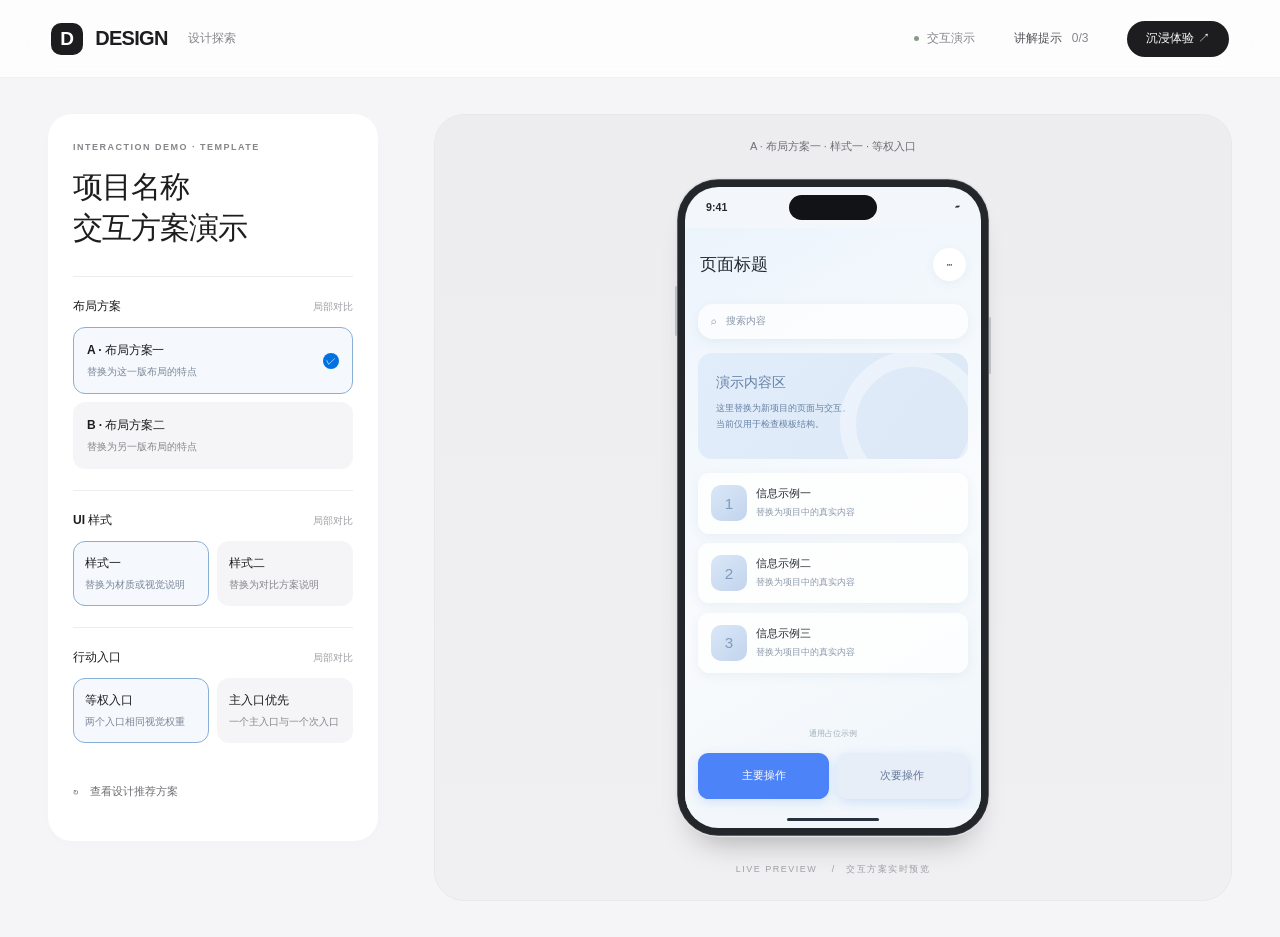
<file: public/index.html>
<!doctype html><html lang="zh-CN"><head><meta charset="UTF-8"><meta name="viewport" content="width=device-width,initial-scale=1"><title>交互方案演示 · 通用模板</title><link rel="stylesheet" href="style.css"></head><body>
<header class="workspace-header"><a class="wordmark" href="#" aria-label="演示首页"><span class="brand-symbol">D</span><img id="brand-logo" hidden alt="项目标志"><strong id="brand-name"></strong><span id="brand-context"></span></a><div class="header-right"><span class="draft-label"><i></i>交互演示</span><button id="guide-toggle" aria-expanded="false" aria-controls="guide-panel">讲解提示 <span id="guide-count"></span></button><button id="presentation">沉浸体验 ↗</button></div></header>
<main class="workspace"><aside class="control-panel"><div id="eyebrow" class="eyebrow"></div><h1 id="project-title"></h1><div id="options"></div><button id="reset" class="reset-button">↻　查看设计推荐方案</button></aside><section class="stage" aria-label="方案演示展示区"><div id="stage-title" class="stage-label" aria-live="polite"></div><div class="phone-shell"><div id="phone" class="phone"><div class="statusbar"><b>9:41</b><div class="island"></div><span>▰</span></div><div id="demo-root"></div><div class="home-indicator"></div></div></div><div class="stage-note">LIVE PREVIEW　 /　交互方案实时预览</div></section></main>
<aside id="guide-panel" class="guide-panel" hidden aria-label="讲解提示"><div class="guide-panel-head"><div><span>演示备忘</span><h2>讲解提示</h2></div><button id="guide-close" aria-label="关闭讲解提示">×</button></div><div class="guide-summary"><span id="guide-progress"></span><button id="guide-reset">重置勾选</button></div><div id="guide-list"></div><footer>勾选只记录讲解进度</footer></aside><div class="presentation-tools"><button id="guide-floating" aria-expanded="false">讲解提示</button><button id="exit-presentation">退出沉浸体验 ↙</button></div>
<script src="config.js"></script><script src="demo.js"></script><script src="app.js"></script></body></html>
</file>
<file: public/style.css>
:root{--blue:#427cff;--ink:#202d41;--muted:#8591a5;--paper:#f5f7fa;--line:#e5e9ef;font-family:-apple-system,BlinkMacSystemFont,"PingFang SC","Microsoft YaHei",sans-serif;color:var(--ink);font-synthesis:none}*{box-sizing:border-box}body{margin:0;background:var(--paper)}[hidden]{display:none!important}button,input{font:inherit}button{cursor:pointer;color:inherit;background:none;border:0;min-height:44px}button:focus-visible,a:focus-visible{outline:3px solid #88adff;outline-offset:3px}a{color:inherit;text-decoration:none}.workspace-header{height:88px;padding:0 4.2%;display:flex;justify-content:space-between;align-items:center;border-bottom:1px solid var(--line);background:#ffffffb0}.wordmark{display:flex;align-items:center;gap:12px}.brand-symbol{width:36px;height:36px;border-radius:12px;background:var(--blue);color:white;display:grid;place-items:center;font-weight:700;font-size:23px}.wordmark strong{font-size:22px;letter-spacing:-.6px}#brand-logo{max-width:130px;height:36px;object-fit:contain}#brand-context{font-size:12px;color:var(--muted);margin-left:8px}.header-right{display:flex;gap:16px;align-items:center;font-size:12px}.draft-label{display:flex;align-items:center;gap:8px;color:#6e7c90}.draft-label i{width:6px;height:6px;border-radius:50%;background:#5ca78b}#guide-toggle,#guide-floating{border:1px solid var(--line);background:#ffffffb0;border-radius:10px;padding:0 12px}#guide-count{margin-left:6px;color:var(--muted)}#presentation{padding:0 12px}.workspace{max-width:1480px;display:grid;grid-template-columns:320px minmax(410px,1fr) 264px;gap:46px;margin:auto;padding:28px 48px 40px;align-items:start}.eyebrow{font-size:10px;letter-spacing:2px;font-weight:650;color:#8a96a7}.control-panel{padding-top:12px}h1{font-size:31px;line-height:1.55;letter-spacing:-1px;font-weight:620;margin:22px 0 26px}.control-section{padding:23px 0;border-top:1px solid var(--line)}.section-heading{display:flex;justify-content:space-between;align-items:center;margin-bottom:15px}.section-heading h2{font-size:13px;font-weight:620;margin:0}.section-heading span{font-size:12px;color:#9aa4b2}.layout-options{display:grid;gap:9px}.option{border:1px solid #e1e6ee;padding:13px 14px;border-radius:11px;display:flex;gap:13px;align-items:center;text-align:left;background:#ffffff90;min-height:68px;transition:background .18s,border-color .18s}.option.active{background:#edf3ff;border-color:#aac7ff}.option b{display:block;font-size:13px;font-weight:600}.option small{display:block;font-size:12px;color:#8591a5;line-height:1.6;margin-top:4px}.mini-layout{width:33px;height:38px;border:1px solid #c0cddd;border-radius:5px;background:white;padding:5px;display:flex;flex-direction:column;gap:4px;flex-shrink:0}.mini-layout i{height:5px;background:#b5c6df;border-radius:1px}.mini-layout i:last-child{background:#dfe6ef}.check{margin-left:auto;color:var(--blue);opacity:0}.active .check{opacity:1}.local-options{display:grid;grid-template-columns:1fr 1fr;gap:9px}.local-options .option{padding:12px 10px}.reset-button{font-size:12px;color:#728097;margin-top:6px;padding:0}.stage{display:flex;align-items:center;flex-direction:column;position:sticky;top:28px;min-width:410px}.stage-label{width:390px;text-align:center;font-size:12px;color:#8491a4;margin-bottom:17px;line-height:1.6}.phone-shell{border-radius:53px;background:#23262b;padding:9px;box-shadow:0 0 0 1px #1b1e22,0 0 0 3px #dde1e6,0 25px 50px -20px #29395250;position:relative}.phone-shell:before{content:"";position:absolute;left:-4px;top:140px;width:3px;height:65px;background:#bac0c8;border-radius:4px}.phone-shell:after{content:"";position:absolute;right:-4px;top:180px;width:3px;height:75px;background:#bac0c8;border-radius:4px}.phone{width:390px;height:844px;background:#f3f7fb;border-radius:44px;overflow:hidden;position:relative;color:#242a32;font-size:13px}.statusbar{position:absolute;top:0;left:0;right:0;z-index:10;height:54px;padding:19px 28px 0;display:flex;justify-content:space-between;pointer-events:none}.statusbar b{font-size:14px}.island{position:absolute;width:116px;height:32px;top:11px;left:137px;border-radius:23px;background:#111316}.home-indicator{position:absolute;bottom:9px;width:120px;height:4px;left:135px;border-radius:3px;background:#28313e;z-index:10}.guide-panel{position:fixed;right:24px;top:110px;width:288px;max-height:calc(100vh - 134px);z-index:30;background:#ffffffed;backdrop-filter:blur(18px);border:1px solid #e0e7f0;border-radius:17px;box-shadow:0 12px 34px #344d7114;display:flex;flex-direction:column;overflow:auto}.guide-panel-head{padding:20px;display:flex;align-items:center;justify-content:space-between;border-bottom:1px solid var(--line)}.guide-panel-head span{font-size:11px;color:var(--muted)}.guide-panel h2{font-size:17px;margin:7px 0 0}.guide-panel-head button{font-size:25px;color:#9aa4b2;width:44px}.guide-summary{display:flex;align-items:center;justify-content:space-between;padding:8px 20px;font-size:12px;color:#7e8b9c}.guide-summary button{font-size:12px}#guide-list{padding:0 14px}.guide-item{padding:16px 12px;border:1px solid var(--line);border-radius:10px;margin:0 0 12px;background:#f8fafc}.guide-item label{display:flex;align-items:center;gap:8px;min-height:44px;font-size:13px}.guide-item input{width:18px;height:18px}.guide-item p{font-size:12px;line-height:1.9;color:#6f7f91}.guide-item p b{margin-right:8px;font-weight:500;color:#3b4c62}.guide-panel footer{padding:16px;text-align:center;color:#8d99a9;font-size:11px;border-top:1px solid var(--line)}.presentation-tools{display:none}.presentation-mode .workspace-header,.presentation-mode .control-panel{display:none}.presentation-mode .workspace{display:flex;justify-content:center;padding:30px 20px}.presentation-mode .presentation-tools{display:flex;gap:20px;position:fixed;right:24px;top:20px;z-index:25;font-size:12px}.presentation-mode .stage{position:relative;top:0}.guide-open .workspace{grid-template-columns:320px minmax(410px,1fr) 264px}
/* Replace only this demo layer to insert a new product. */
#demo-root{position:absolute;inset:54px 0 25px}.sample-view{height:100%;padding:14px 18px;background:linear-gradient(150deg,#ecf4fc,#f9fbfd 55%,#eef5fa);display:flex;flex-direction:column;gap:18px}.sample-header{display:flex;justify-content:space-between;align-items:center;padding:12px 2px}.sample-header h2{font-size:22px;margin:0;font-weight:600}.sample-header button{width:44px;border-radius:50%;background:#fff;box-shadow:0 3px 12px #456c8610}.sample-search{border-radius:20px;padding:14px 16px;background:#ffffffb8;color:#8b98aa;box-shadow:0 4px 14px #4c7d9f15}.sample-banner{height:140px;background:linear-gradient(125deg,#e2edfc,#dce8f5);border-radius:18px;padding:23px;color:#6681a4;position:relative;overflow:hidden}.sample-banner h3{font-size:19px;margin:4px 0 10px}.sample-banner p{font-size:12px;line-height:1.8;margin:0}.sample-banner:after{content:"";position:absolute;right:-24px;bottom:-50px;border:22px solid #ffffff60;width:150px;height:150px;border-radius:50%}.sample-list{display:grid;gap:12px}.sample-card{padding:16px;background:#ffffffc9;border-radius:15px;box-shadow:0 4px 14px #4c7d9f15;display:flex;gap:12px;align-items:center}.sample-picture{width:48px;height:48px;border-radius:13px;background:linear-gradient(140deg,#dae7f8,#c2d4ec);flex-shrink:0;display:grid;place-items:center;color:#7f9bbe;font-size:20px}.sample-card b{font-size:14px;display:block}.sample-card p{font-size:12px;color:#8c99aa;margin:7px 0 0}.sample-caption{font-size:11px;color:#a1adbb;text-align:center;margin:auto 0 0}.sample-actions{display:flex;gap:10px}.sample-actions button{background:#4d83f9;color:white;flex:1;border-radius:14px;min-height:60px;font-size:14px;box-shadow:0 4px 14px #3678f52b}.sample-actions button+button{background:#e8eef8;color:#607796}.sample-actions.primary button:first-child{flex:2}.sample-actions.primary button+button{flex:1}.sample-view.layout-b .sample-banner{order:3;height:110px}.sample-view.layout-b .sample-list{order:2}.sample-view.layout-b .sample-caption{order:4}.sample-view.layout-b .sample-actions{order:5}.sample-view.plain .sample-search,.sample-view.plain .sample-card{background:#fff;box-shadow:none;border:1px solid #e7edf3}.sample-toast{position:absolute;bottom:100px;left:35px;right:35px;padding:13px;border-radius:12px;text-align:center;background:#24334bd9;color:#fff;font-size:13px;z-index:20}
@media(max-height:950px) and (min-width:761px){.phone-shell{zoom:.76}.stage-label{width:310px}}@media(max-width:1199px){.workspace,.guide-open .workspace{grid-template-columns:280px minmax(350px,1fr);gap:28px;padding:28px 30px}.guide-open .control-panel{visibility:hidden}.guide-open .guide-panel{left:24px;right:auto}.stage{min-width:330px}}@media(max-width:760px){.workspace-header{height:72px;padding:0 18px}.brand-symbol{width:30px;height:30px}.wordmark strong{font-size:17px}#brand-context,.draft-label{display:none}.header-right{gap:8px}#presentation{display:none}.workspace,.guide-open .workspace{display:flex;flex-direction:column;padding:25px 16px;align-items:center;gap:25px}.control-panel{width:min(100%,390px)}h1{font-size:25px}.stage{min-width:0;width:100%;position:relative;top:0}.phone-shell{zoom:.82}.guide-open .control-panel{visibility:visible}.guide-panel,.guide-open .guide-panel{left:auto;right:12px;top:84px;max-height:calc(100vh - 100px);width:min(320px,calc(100vw - 24px))}.stage-label{width:100%}.presentation-mode .presentation-tools{position:static;justify-content:center;margin-bottom:20px}.presentation-mode .workspace{padding-top:20px}}@media(prefers-reduced-motion:reduce){*{scroll-behavior:auto!important;transition:none!important}}

/* Airy studio theme: decoration stays outside the demo. */
:root{--blue:#4669ee;--ink:#272923;--muted:#8a8d83;--paper:#f8f9f5;--line:#e4e7de}
body{background:radial-gradient(ellipse at 76% 48%,#e9f0ff88,transparent 42%),#f8f9f5}
.workspace-header{height:94px;background:#ffffffb8;border-bottom:1px solid #e4e7de;padding:0 4.2%}
.brand-symbol{background:#dcf68a;color:#282e20;border-radius:13px;transform:rotate(-7deg);box-shadow:2px 3px 0 #c8df80}
.wordmark strong{letter-spacing:-.9px;font-weight:750}.draft-label{background:#f0f3e9;border:1px solid #e4e9da;padding:9px 12px;border-radius:30px}
#guide-toggle,#guide-floating{background:white;border-radius:30px;padding:0 17px;border-color:#dfe3d8}
#presentation{background:#292d26;color:white;border-radius:30px;padding:0 20px;box-shadow:0 3px 0 #0000000c}
.workspace,.guide-open .workspace{grid-template-columns:310px minmax(410px,1fr);gap:70px;max-width:1160px;padding-top:36px}
.control-panel{padding-top:18px}.eyebrow{color:#777e68;letter-spacing:2.6px}.eyebrow:before{content:'✳';color:#829b39;font-size:17px;margin-right:9px;vertical-align:middle}
h1{font-size:34px;font-weight:720;line-height:1.42;letter-spacing:-1.5px;margin:20px 0 30px}
.control-section{padding:22px 0}.section-heading h2{font-size:13px}.section-heading span{font-size:11px}
.option{border-color:#e0e4d9;background:#fff;border-radius:17px;padding:15px;box-shadow:0 2px 3px #303c1903;transition:transform .2s,box-shadow .2s,border-color .2s,background .2s}
.option:hover{transform:translateY(-2px);border-color:#b8c4a2;box-shadow:0 6px 15px #34421e08}.option:active{transform:translateY(0)}
.option.active{background:#f0f6df;border-color:#b4cb77;box-shadow:0 0 0 1px #b4cb7720}.option small{color:#89907f}.check{color:#688833;font-weight:700}
.mini-layout{border-color:#c9d2b9;border-radius:7px;transform:rotate(-4deg)}.mini-layout i{background:#b8ca90}.mini-layout i:last-child{background:#e5ebd9}
.local-options .option{border-radius:15px}.reset-button{color:#737c66}.reset-button:hover{color:#466228}
.stage{isolation:isolate;padding-top:4px}.stage:before{content:'';position:absolute;z-index:-1;top:130px;width:480px;height:480px;max-width:100%;border-radius:50%;background:linear-gradient(145deg,#e8edfd88,#e9f2dc77);box-shadow:0 0 0 24px #ffffff55,0 0 0 25px #e4e9df66;pointer-events:none}
.stage-label{color:#828b78;font-size:11px;letter-spacing:.5px;margin-bottom:23px}.phone-shell{box-shadow:0 0 0 1px #343831,0 0 0 3px #e1e4dc,0 32px 55px -25px #303c3545}
.guide-panel{border-color:#e0e5d6;border-radius:24px;box-shadow:0 18px 65px #35422618;background:#fffffff5}.guide-panel-head{padding:20px 22px}.guide-item{border-radius:16px;background:#f7f9f2}.guide-item input{accent-color:#789b3d}.guide-item p{color:#7b8570}
.presentation-tools button{border-radius:30px;background:#ffffffdb;padding:0 17px;border:1px solid #e0e5d8}
@media(max-width:1199px){.workspace,.guide-open .workspace{grid-template-columns:280px minmax(350px,1fr);gap:38px;padding:30px}}
@media(max-width:760px){.workspace-header{height:76px;padding:0 16px}.workspace,.guide-open .workspace{display:flex;padding:22px 18px;gap:30px}h1{font-size:28px}.control-panel{padding-top:0}.stage:before{width:320px;height:320px}.header-right{gap:7px}#guide-toggle{padding:0 12px}}

/* Expressive studio refinement */
:root{--ink:#20251e;--line:#dce2d1;--paper:#f6f8ef}
body{background:radial-gradient(ellipse at 82% 18%,#dceaffaa,transparent 43%),radial-gradient(ellipse at 18% 90%,#ecf3d4aa,transparent 40%),#f7f8f0}
.workspace-header{background:#ffffffb5;margin:18px 26px 0;border:1px solid #ffffff;border-radius:24px;height:78px;box-shadow:0 6px 24px #394c2005}
.brand-symbol{background:#d9fa64;box-shadow:3px 4px 0 #b6cf59;transform:rotate(-10deg);border-radius:12px;color:#283319}
.wordmark strong{font-size:24px}.draft-label{background:#eaf4cd;border-color:#d8e8ad;color:#627337}
#presentation{background:#272f22;box-shadow:0 4px 0 #b9d873;color:#f0ffca}#presentation:hover{background:#3e4b31}
.workspace,.guide-open .workspace{padding-top:40px;gap:80px}
.eyebrow{color:#6d7e43}.eyebrow:before{content:'✳';display:inline-block;font-size:26px;transform:rotate(12deg);margin-right:10px}
h1{font-size:38px;line-height:1.38;font-weight:780;letter-spacing:-1.8px;margin-top:18px;margin-bottom:30px}
.control-section{border-top-color:#d9e0cc}.section-heading span{background:#e9eedf;color:#7a8669;padding:4px 8px;border-radius:20px}
.option{border-radius:20px;border:1px solid #dfe5d4;box-shadow:0 3px 0 #e7ebdf;padding:16px;gap:15px}.option:hover{border-color:#abc664;box-shadow:0 7px 18px #5b723218;transform:translateY(-3px)}
.option.active{background:#e2f5ac;border-color:#aeca64;box-shadow:0 4px 0 #c4db8c}.option.active b{color:#344520}.option.active small{color:#71834d}.active .check{background:#344b22;color:#e9ffc0;width:23px;height:23px;border-radius:50%;display:grid;place-items:center;font-size:12px;flex-shrink:0}
.mini-layout{width:36px;height:41px;background:#ffffffe0;border-color:#adc38a;box-shadow:2px 3px 0 #cadca9;transform:rotate(-7deg)}.mini-layout i{background:#a9c569}.mini-layout i:last-child{background:#d9e6c0}
.local-options .option{padding:14px 11px;border-radius:17px}.reset-button{margin-top:9px}.reset-button:hover{color:#253d11}
.stage:before{top:110px;width:520px;height:520px;max-width:none;background:linear-gradient(145deg,#d6e7ff,#e5efc4 85%);box-shadow:0 0 0 22px #ffffff70,0 0 0 23px #cddac077;transform:rotate(-10deg);border-radius:46% 54% 57% 43% / 48% 42% 58% 52%}
.stage:after{content:'✳';position:absolute;top:90px;right:0;font-size:58px;line-height:1;color:#9bba52;transform:rotate(14deg);z-index:-1;pointer-events:none;text-shadow:2px 3px 0 #ffffff}
.stage-label{background:#ffffffbd;border:1px solid #ffffff;border-radius:30px;padding:9px 15px;width:auto;max-width:390px;color:#718061;box-shadow:0 3px 12px #48612a08;margin-bottom:22px}
.phone-shell{box-shadow:0 0 0 1px #353e2e,0 0 0 4px #edf1e6,0 35px 55px -20px #43583450}
.guide-panel{border-radius:25px;border-color:#d5e2bd}.guide-panel-head{background:#edf6dc}.guide-item{background:#f8faef}.guide-panel h2{color:#3a4e27}
.presentation-mode .stage:after{right:-60px}.presentation-mode .stage:before{opacity:.65}
@media(max-width:1199px){.workspace,.guide-open .workspace{gap:42px}.stage:before{width:420px;height:460px}.stage:after{right:-8px;font-size:44px}}
@media(max-width:760px){.workspace-header{margin:10px 10px 0;border-radius:20px;height:70px;padding:0 12px}.wordmark strong{font-size:17px}.workspace,.guide-open .workspace{padding:25px 20px;gap:34px}h1{font-size:32px}.stage:before{width:330px;height:420px;top:100px}.stage:after{right:2px;top:65px;font-size:38px}.stage-label{max-width:95%;font-size:10px}}

/* Layout-led presentation workbench */
:root{--ink:#292a2d;--muted:#8a8985;--line:#e5e3de;--blue:#526baf}
body{background:#f5f4f0}.workspace-header{margin:0;height:82px;border-radius:0;border:0;border-bottom:1px solid #e5e3de;background:#fff;padding:0 40px;box-shadow:none}.brand-symbol{background:#ece9e1;box-shadow:none;transform:none;color:#3a3a37}.draft-label{background:#f4f3ef;border-color:#e8e6df;color:#79796f}#presentation{background:#30322f;color:white;box-shadow:none}
.workspace,.guide-open .workspace{max-width:1440px;grid-template-columns:330px minmax(410px,1fr);gap:48px;padding:36px 48px;position:relative}.control-panel{background:#fff;border:1px solid #e8e6e0;border-radius:24px;padding:25px 23px;box-shadow:0 8px 28px #302a1d04}.eyebrow{font-size:9px;letter-spacing:1.6px;color:#929087}.eyebrow:before{display:none}h1{font-size:28px;letter-spacing:-1px;line-height:1.4;margin:14px 0 24px}.control-section{padding:18px 0;border-color:#eeeae4}.section-heading span{background:none;padding:0;color:#a19e96}.layout-options{grid-template-columns:1fr 1fr;gap:10px}.option{position:relative;box-shadow:none!important;border-radius:13px;background:#fafaf8;border-color:#e7e5df;padding:10px;gap:9px}.option.active{background:#f2f4fb;border-color:#9baace}.option.active b{color:#35476e}.option.active small{color:#8b91a0}.option:hover{transform:translateY(-2px);border-color:#a4afc8}.layout-options .option{display:flex;flex-direction:column;align-items:stretch;padding:9px;text-align:left}.layout-options .option b{font-size:11px}.option small{font-size:10px;line-height:1.6;color:#97958d}.mini-layout{display:none}.active .check{position:absolute;top:15px;right:15px;width:17px;height:17px;background:#526b8e;color:white;font-size:10px}.local-options{gap:10px}.local-options .option{display:flex;flex-direction:column;align-items:stretch;border-radius:13px;padding:10px}.local-options .option b{font-size:11px}.option-preview{height:72px;background:#eeede8;border-radius:8px;padding:10px 16px;display:flex;flex-direction:column;gap:5px;overflow:hidden}.option-preview i{display:block;border-radius:3px;background:#cacdc8;height:7px}.option-preview i:first-child{height:24px;background:#c1cbdc}.option-preview i:last-child{width:66%}.option[data-option=b] .option-preview i:first-child{order:3}.option[data-group=material] .option-preview{height:44px;position:relative;background:linear-gradient(130deg,#e5e9f1,#d9dfeb);padding:9px 15px}.option[data-group=material] .option-preview i{height:24px;background:#ffffff95;border:1px solid white;box-shadow:0 3px 6px #4f638215}.option[data-option=plain] .option-preview{background:#eeede8}.option[data-option=plain] .option-preview i{background:white;box-shadow:none;border-color:#dcded9}.option[data-group=action] .option-preview{height:38px;flex-direction:row;align-items:center;padding:8px}.option[data-group=action] .option-preview i{height:17px;width:50%;background:#9aaac8}.option[data-option=primary] .option-preview i:first-child{width:72%;background:#667ea7}.option[data-option=primary] .option-preview i:last-child{width:28%;background:#d8dfe9}.reset-button{font-size:11px;margin-top:0;color:#89877e}
.stage{padding:0 0 25px;min-height:760px}.stage:before{inset:58px 0 0;width:auto;height:auto;max-width:none;border-radius:28px;background:#ebeae5;box-shadow:none;transform:none;border:1px solid #e3e1da}.stage:after{display:none}.stage-label{margin:0 0 30px;background:none;border:0;box-shadow:none;color:#858780;font-size:11px;max-width:100%;padding:0;min-height:28px;line-height:28px}.phone-shell{box-shadow:0 0 0 1px #363b39,0 0 0 3px #f9f9f6,0 30px 40px -20px #34372f45}.stage-note{font-size:10px;letter-spacing:2px;color:#a29f96;margin-top:25px}.guide-open .workspace{padding-right:320px;grid-template-columns:300px minmax(350px,1fr);gap:30px}.guide-panel{top:118px;right:22px;width:270px;border-radius:20px;border-color:#e4e1d8;box-shadow:none;background:#fff}.guide-panel-head{background:#f5f4ee}.guide-panel h2{color:#373933}.guide-item{background:#faf9f5;border-color:#ebe8e0}.guide-item p{color:#85867c}.presentation-mode .workspace{display:flex;padding:28px 20px}.presentation-mode .stage{width:650px}.presentation-mode .stage:before{opacity:.5}
@media(min-width:761px) and (max-height:950px){.stage{min-height:740px}.phone-shell{zoom:.76}}
@media(max-width:1199px){.workspace,.guide-open .workspace{grid-template-columns:300px minmax(350px,1fr);gap:25px;padding:28px}.guide-open .control-panel{visibility:visible}.guide-open .guide-panel{left:auto;right:20px;box-shadow:0 20px 60px #292a2920}}
@media(max-width:760px){.workspace-header{height:72px;padding:0 16px}.workspace,.guide-open .workspace{display:flex;padding:20px 14px;gap:28px}.control-panel{width:min(100%,390px);padding:22px}.stage{min-height:0;padding-bottom:24px}.stage:before{inset:45px 0 0;width:auto;height:auto}.stage-label{font-size:10px;margin-bottom:24px}.stage-note{font-size:9px}.guide-panel,.guide-open .guide-panel{top:85px;right:12px}.presentation-mode .stage{width:100%}}

/* Quiet, precise material and typography */
:root{--ink:#1d1d1f;--muted:#86868b;--line:#e5e5e7;--blue:#0071e3;--paper:#f5f5f7;font-family:-apple-system,BlinkMacSystemFont,"SF Pro Display","PingFang SC","Microsoft YaHei",sans-serif;-webkit-font-smoothing:antialiased}
body{background:#f5f5f7}.workspace-header{height:78px;background:#ffffffbd;border-color:#e5e5e780;padding:0 4%;backdrop-filter:blur(20px)}.brand-symbol{width:32px;height:32px;border-radius:10px;background:#1d1d1f;color:white;font-size:19px}.wordmark strong{font-size:20px;letter-spacing:-.7px;font-weight:650}#brand-context{color:#86868b}.draft-label{background:none;border:0;color:#86868b;padding:0}.draft-label i{background:#8a9a8a;width:5px;height:5px}.header-right{gap:22px}#guide-toggle,#guide-floating{border:0;background:transparent;color:#55555a;border-radius:30px;font-size:12px}#presentation{background:#1d1d1f;color:#fff;font-size:12px;padding:0 19px;min-height:36px;box-shadow:none}#presentation:hover{background:#363638}
.workspace,.guide-open .workspace{padding-top:44px;gap:56px}.control-panel{padding:28px 25px;border:0;border-radius:24px;box-shadow:0 3px 18px #00000003;background:white}.eyebrow{font-size:9px;letter-spacing:1.5px;color:#86868b}h1{font-size:30px;font-weight:650;line-height:1.35;letter-spacing:-1.1px;margin:15px 0 28px}.control-section{padding:21px 0;border-color:#ededee}.section-heading{margin-bottom:12px}.section-heading h2{font-size:12px;font-weight:600}.section-heading span{font-size:10px;color:#a1a1a6}.layout-options{display:grid;grid-template-columns:1fr;gap:8px}.option,.local-options .option,.layout-options .option{display:flex;flex-direction:row;align-items:center;background:#f5f5f7;border:1px solid transparent;padding:14px 13px;border-radius:12px;min-height:64px;box-shadow:none!important;transform:none;gap:10px}.option:hover{background:#eeeef0;border-color:transparent;transform:none}.option.active{background:#f5f8fd;border-color:#8aafd7}.option.active:hover{background:#eef4fb}.option b,.layout-options .option b,.local-options .option b{font-size:12px;font-weight:550;letter-spacing:-.1px}.option small{color:#86868b;font-size:10px;margin-top:5px;line-height:1.5}.option.active b{color:#1d1d1f}.option.active small{color:#7b8796}.check,.active .check{position:static;margin-left:auto;width:16px;height:16px;border-radius:50%;flex-shrink:0;background:#0071e3;color:white;font-size:10px;display:grid;place-items:center}.local-options{gap:8px}.local-options .option{padding:13px 11px}.reset-button{color:#6e6e73;font-size:11px;margin-top:5px}.reset-button:hover{color:#0071e3}.mini-layout,.option-preview{display:none}
.stage:before{background:linear-gradient(180deg,#ededf0,#f0f0f2);border:1px solid #e8e8eb;border-radius:30px;inset:52px 0 0}.stage-label{font-size:11px;color:#6e6e73;letter-spacing:0;margin-bottom:32px}.phone-shell{box-shadow:0 0 0 1px #38383b,0 0 0 3px #e2e2e6,0 28px 42px -23px #00000055}.stage-note{color:#a1a1a6;letter-spacing:1.5px;font-size:9px;margin-top:28px}.guide-panel{background:#fffffff5;border:1px solid #e5e5e7;border-radius:22px;box-shadow:0 16px 50px #00000008}.guide-panel-head{background:#fff;border-color:#eeeef0}.guide-panel h2{color:#1d1d1f;font-weight:600}.guide-item{border:0;background:#f5f5f7;border-radius:13px}.guide-item p{color:#86868b}.guide-item p b{color:#6e6e73}.guide-item input{accent-color:#0071e3}.presentation-tools button{background:#ffffffd9;border-color:#e5e5e7;color:#55555a}
@media(max-width:1199px){.workspace,.guide-open .workspace{gap:32px;padding:32px}.guide-open .guide-panel{box-shadow:0 18px 60px #00000014}}
@media(max-width:760px){.workspace-header{height:70px;padding:0 16px}.header-right{gap:6px}.wordmark strong{font-size:17px}.workspace,.guide-open .workspace{padding:24px 16px;gap:30px}.control-panel{padding:24px}.stage:before{inset:46px 0 0}.stage-label{font-size:10px}h1{font-size:28px}}

/* Align the two work surfaces; keep selection caption outside the canvas. */
.stage{padding-top:30px;margin-top:0}.stage:before{inset:0 0 0}.stage-label{position:absolute;top:-31px;left:0;right:0;margin:0 auto;min-height:20px;line-height:20px;padding:0;text-align:center}.workspace,.guide-open .workspace{padding-top:58px}.presentation-mode .stage{padding-top:30px}.presentation-mode .workspace{padding-top:58px}
@media(max-width:1199px){.workspace,.guide-open .workspace{padding-top:58px}}
@media(max-width:760px){.workspace,.guide-open .workspace{padding-top:24px;gap:58px}.stage{padding-top:26px}.stage:before{inset:0}.stage-label{top:-29px;line-height:18px;min-height:18px}.presentation-mode .workspace{padding-top:54px}}

/* Selection caption belongs inside the aligned stage surface. */
.stage{padding-top:22px}.stage-label{position:static;top:auto;left:auto;right:auto;margin:0 auto 24px;min-height:20px;line-height:20px;text-align:center}.stage:before{inset:0}.workspace,.guide-open .workspace{padding-top:36px}.presentation-mode .stage{padding-top:22px}.presentation-mode .workspace{padding-top:30px}
@media(max-width:1199px){.workspace,.guide-open .workspace{padding-top:32px}}
@media(max-width:760px){.workspace,.guide-open .workspace{padding-top:24px;gap:28px}.stage{padding-top:20px}.stage-label{position:static;margin:0 auto 22px;line-height:18px;min-height:18px}.presentation-mode .workspace{padding-top:24px}}
</file>
